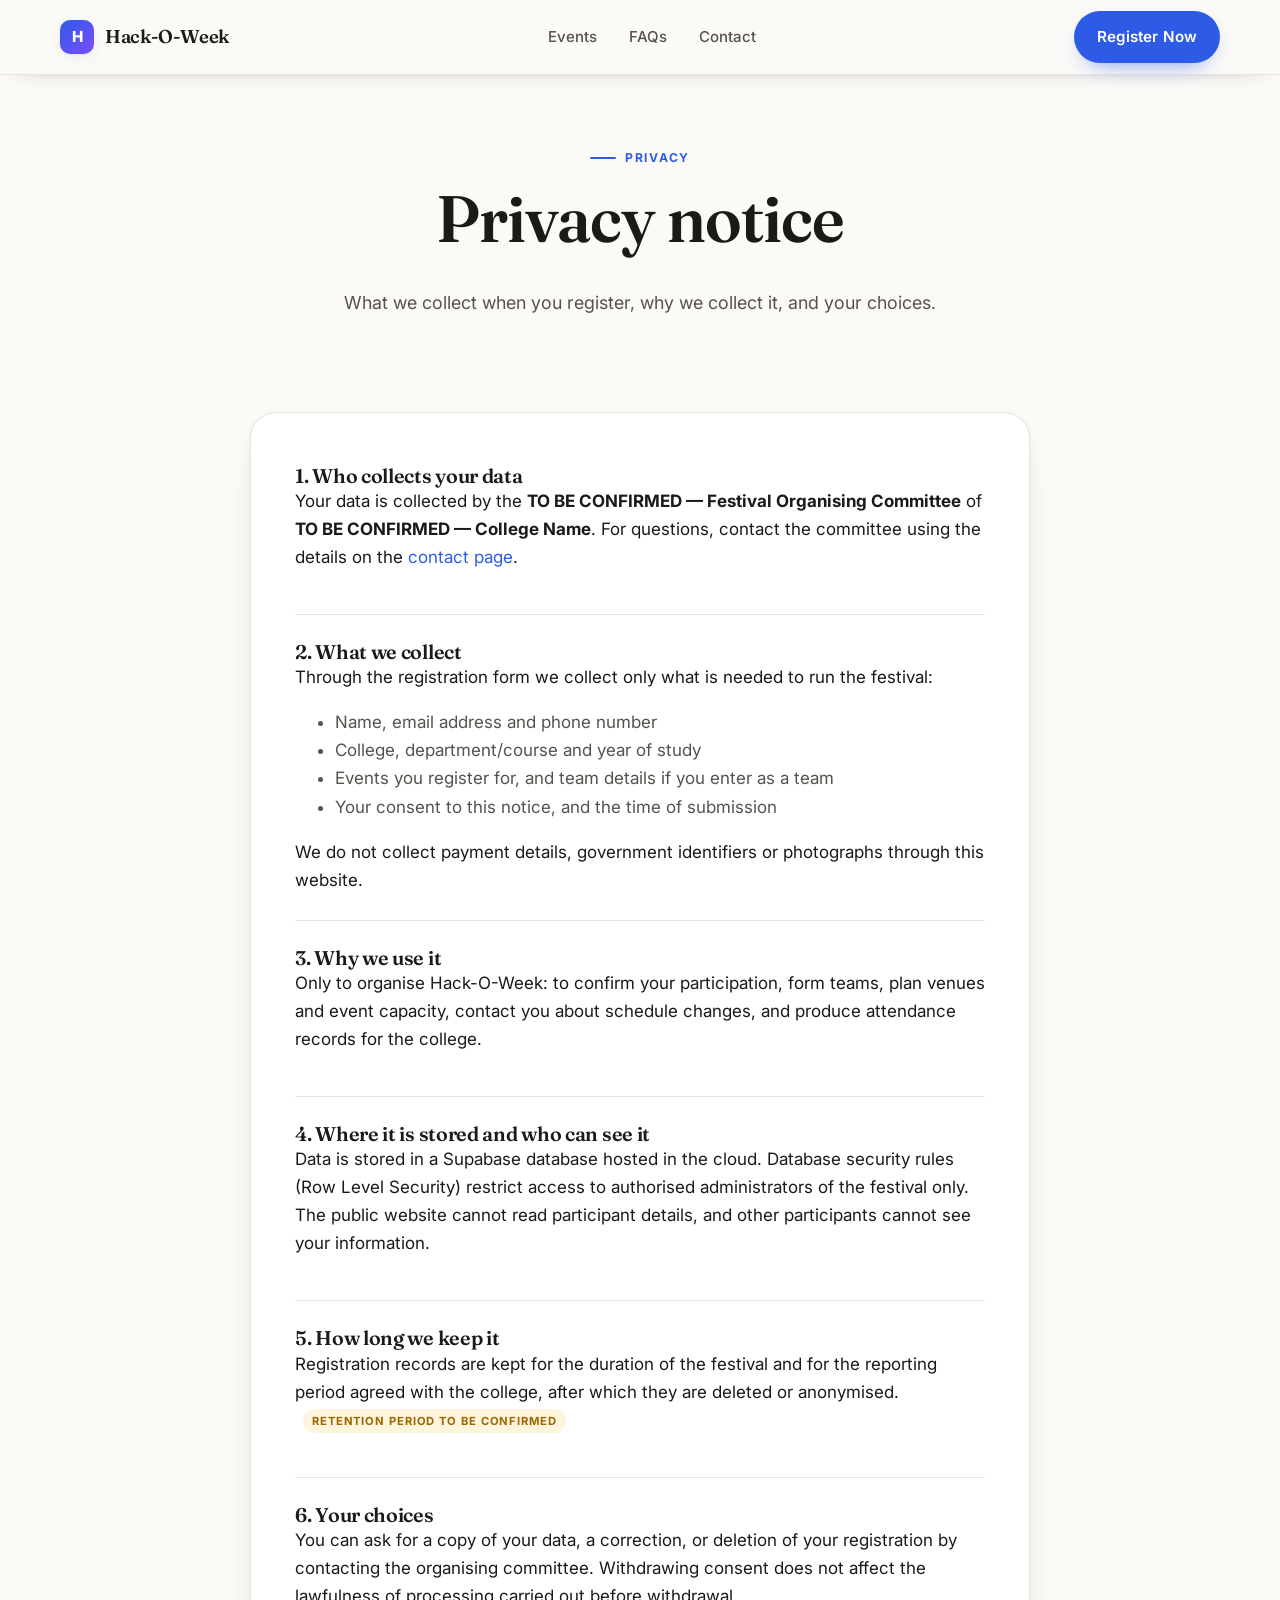
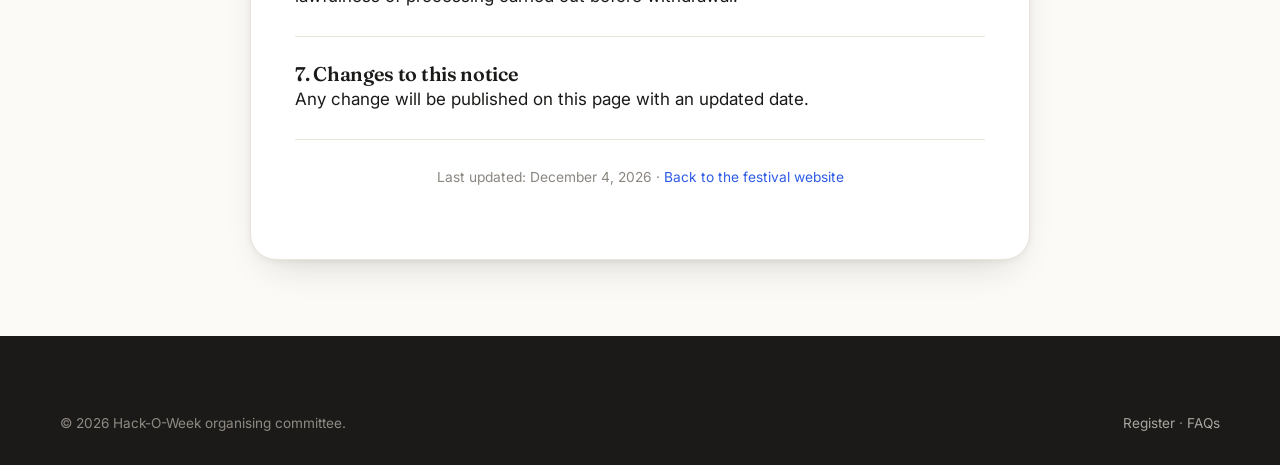
<file: Hack26/privacy.html>
<!DOCTYPE html>
<html lang="en">
<head>
  <meta charset="UTF-8" />
  <meta name="viewport" content="width=device-width, initial-scale=1.0" />
  <title>Privacy Notice — Hack-O-Week</title>
  <meta name="description" content="How Hack-O-Week collects, uses and protects participant registration data." />
  <link rel="preconnect" href="https://fonts.googleapis.com" />
  <link rel="preconnect" href="https://fonts.gstatic.com" crossorigin />
  <link href="https://fonts.googleapis.com/css2?family=Fraunces:opsz,wght@9..144,500;9..144,600&family=Inter:wght@400;500;600;700&display=swap" rel="stylesheet" />
  <link rel="stylesheet" href="css/styles.css" />
  <link rel="icon" href="data:image/svg+xml,<svg xmlns='http://www.w3.org/2000/svg' viewBox='0 0 100 100'><rect width='100' height='100' rx='24' fill='%232e5be6'/><text x='50' y='68' font-size='52' font-family='Arial' font-weight='bold' fill='white' text-anchor='middle'>H</text></svg>" />
</head>
<body>
  <a class="skip-link" href="#main">Skip to main content</a>

  <header class="site-header is-stuck">
    <div class="container">
      <nav class="nav" aria-label="Main navigation">
        <a class="wordmark" href="index.html"><span class="mark" aria-hidden="true">H</span> Hack-O-Week</a>
        <ul class="nav-links">
          <li><a href="index.html#events">Events</a></li>
          <li><a href="index.html#faqs">FAQs</a></li>
          <li><a href="index.html#contact">Contact</a></li>
        </ul>
        <div class="nav-actions">
          <a class="btn btn--primary btn--nav" href="register.html">Register Now</a>
          <button class="nav-toggle" id="navToggle" type="button" aria-expanded="false" aria-controls="navLinks" aria-label="Toggle navigation menu"><span aria-hidden="true"></span></button>
        </div>
      </nav>
    </div>
  </header>

  <main id="main">
    <div class="page-head container">
      <span class="eyebrow">Privacy</span>
      <h1>Privacy notice</h1>
      <p class="lead">What we collect when you register, why we collect it, and your choices.</p>
    </div>

    <section class="section section--tight">
      <div class="container" style="max-width:780px">
        <div class="form-shell">
          <div class="form-section">
            <h2>1. Who collects your data</h2>
            <p>Your data is collected by the <strong id="organiser">Hack-O-Week organising committee</strong> of <strong id="college">your college</strong>. For questions, contact the committee using the details on the <a href="index.html#contact">contact page</a>.</p>
          </div>

          <div class="form-section">
            <h2>2. What we collect</h2>
            <p>Through the registration form we collect only what is needed to run the festival:</p>
            <ul style="color:var(--ink-soft)">
              <li>Name, email address and phone number</li>
              <li>College, department/course and year of study</li>
              <li>Events you register for, and team details if you enter as a team</li>
              <li>Your consent to this notice, and the time of submission</li>
            </ul>
            <p class="mb-0">We do not collect payment details, government identifiers or photographs through this website.</p>
          </div>

          <div class="form-section">
            <h2>3. Why we use it</h2>
            <p>Only to organise Hack-O-Week: to confirm your participation, form teams, plan venues and event capacity, contact you about schedule changes, and produce attendance records for the college.</p>
          </div>

          <div class="form-section">
            <h2>4. Where it is stored and who can see it</h2>
            <p>Data is stored in a Supabase database hosted in the cloud. Database security rules (Row Level Security) restrict access to authorised administrators of the festival only. The public website cannot read participant details, and other participants cannot see your information.</p>
          </div>

          <div class="form-section">
            <h2>5. How long we keep it</h2>
            <p>Registration records are kept for the duration of the festival and for the reporting period agreed with the college, after which they are deleted or anonymised. <span class="pending-tag">Retention period to be confirmed</span></p>
          </div>

          <div class="form-section">
            <h2>6. Your choices</h2>
            <p class="mb-0">You can ask for a copy of your data, a correction, or deletion of your registration by contacting the organising committee. Withdrawing consent does not affect the lawfulness of processing carried out before withdrawal.</p>
          </div>

          <div class="form-section">
            <h2>7. Changes to this notice</h2>
            <p class="mb-0">Any change will be published on this page with an updated date.</p>
          </div>

          <div class="form-section text-center">
            <p class="small muted mb-0">Last updated: <span id="updated">—</span> · <a href="index.html">Back to the festival website</a></p>
          </div>
        </div>
      </div>
    </section>
  </main>

  <footer class="site-footer">
    <div class="container">
      <div class="footer-bottom" style="border:0;padding-top:0">
        <span>&copy; <span id="footYear">2026</span> Hack-O-Week organising committee.</span>
        <span><a href="register.html">Register</a> · <a href="index.html#faqs">FAQs</a></span>
      </div>
    </div>
  </footer>

  <script src="js/config.js"></script>
  <script>
    (function () {
      var cfg = (window.HACK_CONFIG || {});
      var org = cfg.CONTACT && cfg.CONTACT.organiserName;
      var col = cfg.COLLEGE && cfg.COLLEGE.name;
      if (org) document.getElementById("organiser").textContent = org;
      if (col) document.getElementById("college").textContent = col;
      document.getElementById("footYear").textContent = String(new Date().getFullYear());
      document.getElementById("updated").textContent = new Date().toLocaleDateString(undefined, { dateStyle: "long" });

      var nav = document.querySelector(".nav");
      var toggle = document.getElementById("navToggle");
      if (nav && toggle) {
        toggle.addEventListener("click", function () {
          var open = nav.classList.toggle("is-open");
          toggle.setAttribute("aria-expanded", String(open));
        });
      }
    })();
  </script>
</body>
</html>
</file>
<file: Hack26/css/styles.css>
/* ==========================================================================
   Hack-O-Week — Design System
   Public website, registration and admin login share these styles.
   1. Tokens          2. Base          3. Layout       4. Header/Nav
   5. Hero            6. Sections      7. Cards        8. Forms
   9. FAQ/Footer      10. Admin auth   11. Utilities   12. Responsive
   ========================================================================== */

/* 1. Design tokens -------------------------------------------------------- */
:root {
  /* Surfaces */
  --bg: #fbfaf7;
  --bg-warm: #f6f2ec;
  --surface: #ffffff;
  --ink: #1b1a19;
  --ink-soft: #56524d;
  --ink-faint: #8b8680;
  --line: #e8e3db;
  --line-strong: #d8d2c8;

  /* Accents */
  --blue: #2e5be6;
  --blue-dark: #1f42b8;
  --blue-soft: #eaf0ff;
  --coral: #f4643c;
  --coral-soft: #ffece5;
  --violet: #7c4dff;
  --violet-soft: #f1ecff;
  --green: #14866d;
  --green-soft: #e6f5f0;
  --amber: #9a6700;
  --amber-soft: #fff4dc;
  --red: #c2352b;
  --red-soft: #fdeceb;

  /* Shape & motion */
  --radius-sm: 10px;
  --radius: 16px;
  --radius-lg: 26px;
  --shadow-sm: 0 1px 2px rgba(27, 26, 25, 0.05), 0 4px 14px rgba(27, 26, 25, 0.05);
  --shadow: 0 2px 6px rgba(27, 26, 25, 0.05), 0 18px 40px -20px rgba(27, 26, 25, 0.22);
  --shadow-lg: 0 30px 60px -30px rgba(27, 26, 25, 0.35);
  --speed: 180ms;
  --ease: cubic-bezier(0.22, 1, 0.36, 1);

  /* Type */
  --font-body: "Inter", -apple-system, BlinkMacSystemFont, "Segoe UI", Roboto, Helvetica, Arial, sans-serif;
  --font-display: "Fraunces", "Iowan Old Style", Georgia, serif;
}

/* 2. Base ----------------------------------------------------------------- */
*,
*::before,
*::after { box-sizing: border-box; }

html { scroll-behavior: smooth; -webkit-text-size-adjust: 100%; }

body {
  margin: 0;
  background: var(--bg);
  color: var(--ink);
  font-family: var(--font-body);
  font-size: 17px;
  line-height: 1.65;
  -webkit-font-smoothing: antialiased;
  text-rendering: optimizeLegibility;
}

h1, h2, h3, h4 {
  font-family: var(--font-display);
  font-weight: 600;
  line-height: 1.12;
  letter-spacing: -0.015em;
  margin: 0 0 0.5em;
  font-variation-settings: "SOFT" 0, "WONK" 0;
}

h1 { font-size: clamp(2.5rem, 5.4vw, 4.1rem); }
h2 { font-size: clamp(1.9rem, 3.4vw, 2.75rem); }
h3 { font-size: clamp(1.2rem, 1.8vw, 1.45rem); }
p { margin: 0 0 1em; }

a { color: var(--blue); text-decoration: none; }
a:hover { text-decoration: underline; }

img, svg { max-width: 100%; display: block; }

button { font: inherit; cursor: pointer; }

:focus-visible {
  outline: 3px solid var(--blue);
  outline-offset: 2px;
  border-radius: 4px;
}

::selection { background: var(--blue); color: #fff; }

.skip-link {
  position: absolute;
  left: -9999px;
  top: 0;
  background: var(--ink);
  color: #fff;
  padding: 10px 16px;
  z-index: 200;
  border-radius: 0 0 8px 0;
}
.skip-link:focus { left: 0; }

.container {
  width: min(1160px, 100% - 2.5rem);
  margin-inline: auto;
}

/* 3. Layout ---------------------------------------------------------------- */
.section { padding: clamp(64px, 9vw, 116px) 0; }
.section--warm { background: var(--bg-warm); }
.section--tight { padding: clamp(48px, 6vw, 76px) 0; }

.section-head { max-width: 720px; margin-bottom: clamp(32px, 5vw, 56px); }
.section-head--center { margin-inline: auto; text-align: center; }

.eyebrow {
  display: inline-flex;
  align-items: center;
  gap: 9px;
  font-size: 0.76rem;
  font-weight: 700;
  letter-spacing: 0.14em;
  text-transform: uppercase;
  color: var(--blue);
  margin-bottom: 14px;
}
.eyebrow::before {
  content: "";
  width: 26px;
  height: 2px;
  background: currentColor;
  border-radius: 2px;
}
.section-head--center .eyebrow::before { display: none; }

.lead {
  font-size: clamp(1.02rem, 1.4vw, 1.16rem);
  color: var(--ink-soft);
  max-width: 62ch;
}

.grid { display: grid; gap: 22px; }
.grid-2 { grid-template-columns: repeat(2, 1fr); }
.grid-3 { grid-template-columns: repeat(3, 1fr); }
.grid-4 { grid-template-columns: repeat(4, 1fr); }

/* 4. Header / navigation ---------------------------------------------------- */
.site-header {
  position: sticky;
  top: 0;
  z-index: 100;
  background: rgba(251, 250, 247, 0.88);
  backdrop-filter: saturate(1.4) blur(10px);
  border-bottom: 1px solid transparent;
  transition: border-color var(--speed) var(--ease), box-shadow var(--speed) var(--ease);
}
.site-header.is-stuck {
  border-bottom-color: var(--line);
  box-shadow: 0 6px 24px -18px rgba(27, 26, 25, 0.5);
}

.nav {
  display: flex;
  align-items: center;
  justify-content: space-between;
  gap: 24px;
  height: 74px;
}

.wordmark {
  display: inline-flex;
  align-items: center;
  gap: 11px;
  color: var(--ink);
  font-family: var(--font-display);
  font-weight: 600;
  font-size: 1.16rem;
  letter-spacing: -0.02em;
}
.wordmark:hover { text-decoration: none; }
.wordmark .mark {
  width: 34px;
  height: 34px;
  border-radius: 10px;
  background: linear-gradient(135deg, var(--blue), var(--violet));
  color: #fff;
  display: grid;
  place-items: center;
  font-family: var(--font-body);
  font-size: 0.95rem;
  font-weight: 800;
  letter-spacing: 0;
  box-shadow: var(--shadow-sm);
}

.nav-links {
  display: flex;
  align-items: center;
  gap: 4px;
  list-style: none;
  margin: 0;
  padding: 0;
}
.nav-links a {
  display: block;
  padding: 9px 14px;
  border-radius: 999px;
  color: var(--ink-soft);
  font-size: 0.94rem;
  font-weight: 500;
  transition: background var(--speed) var(--ease), color var(--speed) var(--ease);
}
.nav-links a:hover { background: var(--surface); color: var(--ink); text-decoration: none; }
.nav-links a.is-active { color: var(--ink); background: var(--surface); box-shadow: var(--shadow-sm); }

.nav-actions { display: flex; align-items: center; gap: 10px; }

.nav-toggle {
  display: none;
  width: 44px;
  height: 44px;
  border: 1px solid var(--line-strong);
  background: var(--surface);
  border-radius: 12px;
  padding: 0;
  place-items: center;
}
.nav-toggle span,
.nav-toggle span::before,
.nav-toggle span::after {
  content: "";
  display: block;
  width: 18px;
  height: 2px;
  background: var(--ink);
  border-radius: 2px;
  transition: transform var(--speed) var(--ease), opacity var(--speed) var(--ease);
}
.nav-toggle span::before { transform: translateY(-6px); }
.nav-toggle span::after { transform: translateY(4px); }
.nav-toggle[aria-expanded="true"] span { background: transparent; }
.nav-toggle[aria-expanded="true"] span::before { transform: rotate(45deg); }
.nav-toggle[aria-expanded="true"] span::after { transform: translateY(-2px) rotate(-45deg); }

/* Buttons ------------------------------------------------------------------ */
.btn {
  display: inline-flex;
  align-items: center;
  justify-content: center;
  gap: 9px;
  padding: 12px 22px;
  border-radius: 999px;
  border: 1px solid transparent;
  font-size: 0.95rem;
  font-weight: 600;
  letter-spacing: 0.01em;
  transition: transform var(--speed) var(--ease), background var(--speed) var(--ease),
    box-shadow var(--speed) var(--ease), border-color var(--speed) var(--ease), color var(--speed) var(--ease);
}
.btn:hover { text-decoration: none; transform: translateY(-1px); }
.btn:active { transform: translateY(0); }
.btn:disabled { opacity: 0.6; cursor: not-allowed; transform: none; }

.btn--primary {
  background: var(--blue);
  color: #fff;
  box-shadow: 0 10px 24px -14px rgba(46, 91, 230, 0.9);
}
.btn--primary:hover { background: var(--blue-dark); color: #fff; }

.btn--dark { background: var(--ink); color: #fff; }
.btn--dark:hover { background: #000; color: #fff; }

.btn--ghost {
  background: transparent;
  color: var(--ink);
  border-color: var(--line-strong);
}
.btn--ghost:hover { background: var(--surface); border-color: var(--ink-faint); }

.btn--soft { background: var(--surface); color: var(--ink); border-color: var(--line); box-shadow: var(--shadow-sm); }
.btn--soft:hover { border-color: var(--line-strong); }

.btn--danger { background: var(--red-soft); color: var(--red); }
.btn--danger:hover { background: var(--red); color: #fff; }

.btn--sm { padding: 8px 15px; font-size: 0.86rem; }
.btn--block { width: 100%; }

/* 5. Hero -------------------------------------------------------------------- */
.hero {
  position: relative;
  overflow: hidden;
  padding: clamp(48px, 7vw, 92px) 0 clamp(56px, 8vw, 104px);
}
.hero::after {
  content: "";
  position: absolute;
  inset: auto -10% -55% 45%;
  height: 60%;
  background: radial-gradient(closest-side, rgba(124, 77, 255, 0.14), transparent);
  pointer-events: none;
}
.hero-grid {
  position: relative;
  z-index: 1;
  display: grid;
  grid-template-columns: 1.05fr 0.95fr;
  gap: clamp(32px, 5vw, 64px);
  align-items: center;
}

.hero-kicker {
  display: inline-flex;
  align-items: center;
  gap: 10px;
  padding: 7px 15px 7px 9px;
  background: var(--surface);
  border: 1px solid var(--line);
  border-radius: 999px;
  font-size: 0.82rem;
  font-weight: 600;
  color: var(--ink-soft);
  box-shadow: var(--shadow-sm);
  margin-bottom: 26px;
}
.hero-kicker .dot {
  width: 8px;
  height: 8px;
  border-radius: 50%;
  background: var(--coral);
}

.hero h1 { margin-bottom: 20px; }
.hero h1 .accent {
  background: linear-gradient(120deg, var(--blue), var(--violet) 60%, var(--coral));
  -webkit-background-clip: text;
  background-clip: text;
  color: transparent;
}
.hero-sub { font-size: clamp(1.03rem, 1.5vw, 1.19rem); color: var(--ink-soft); max-width: 54ch; }

.hero-actions { display: flex; flex-wrap: wrap; gap: 13px; margin-top: 32px; }

.hero-meta {
  display: flex;
  flex-wrap: wrap;
  gap: 26px;
  margin-top: 40px;
  padding-top: 28px;
  border-top: 1px dashed var(--line-strong);
}
.hero-meta div { min-width: 150px; }
.hero-meta dt {
  font-size: 0.72rem;
  font-weight: 700;
  letter-spacing: 0.12em;
  text-transform: uppercase;
  color: var(--ink-faint);
  margin-bottom: 4px;
}
.hero-meta dd { margin: 0; font-weight: 600; font-size: 0.99rem; }
.hero-meta .tba { color: var(--ink-faint); font-weight: 500; }

/* Hero artwork */
.hero-art {
  position: relative;
  aspect-ratio: 1 / 1;
  max-width: 520px;
  margin-inline: auto;
  width: 100%;
}
.hero-art .tile {
  position: absolute;
  border-radius: 22px;
  background: var(--surface);
  border: 1px solid var(--line);
  box-shadow: var(--shadow);
  padding: 18px;
  display: flex;
  flex-direction: column;
  justify-content: space-between;
}
.hero-art .tile .label {
  font-size: 0.7rem;
  font-weight: 700;
  letter-spacing: 0.1em;
  text-transform: uppercase;
  color: var(--ink-faint);
}
.hero-art .tile .value {
  font-family: var(--font-display);
  font-size: 1.02rem;
  line-height: 1.25;
}
.hero-art .tile--a { top: 4%; left: 2%; width: 56%; }
.hero-art .tile--b { top: 30%; right: 0; width: 54%; background: var(--ink); color: #fff; border-color: var(--ink); }
.hero-art .tile--b .label { color: rgba(255, 255, 255, 0.6); }
.hero-art .tile--c { bottom: 6%; left: 8%; width: 62%; }
.hero-art .shape {
  position: absolute;
  border-radius: 50%;
  mix-blend-mode: multiply;
}
.hero-art .shape--ring {
  width: 132px;
  height: 132px;
  border: 22px solid var(--coral);
  opacity: 0.85;
  top: 12%;
  right: 6%;
}
.hero-art .shape--blob {
  width: 168px;
  height: 168px;
  background: linear-gradient(140deg, var(--blue), var(--violet));
  opacity: 0.16;
  bottom: 16%;
  right: 12%;
}
.hero-art .shape--grid {
  width: 96px;
  height: 96px;
  border-radius: 14px;
  background-image: radial-gradient(var(--ink-faint) 1.4px, transparent 1.4px);
  background-size: 14px 14px;
  opacity: 0.5;
  top: 55%;
  left: 0;
}
.hero-art .icon-badge {
  position: absolute;
  width: 58px;
  height: 58px;
  border-radius: 16px;
  background: var(--surface);
  border: 1px solid var(--line);
  box-shadow: var(--shadow);
  display: grid;
  place-items: center;
  color: var(--blue);
}
.hero-art .icon-badge--1 { top: 22%; left: 46%; color: var(--violet); }
.hero-art .icon-badge--2 { bottom: 30%; right: 4%; color: var(--coral); }

/* Marquee / strip */
.strip {
  border-block: 1px solid var(--line);
  background: var(--surface);
  overflow: hidden;
}
.strip-inner {
  display: flex;
  gap: 44px;
  padding: 16px 0;
  justify-content: center;
  flex-wrap: wrap;
  font-size: 0.84rem;
  font-weight: 600;
  letter-spacing: 0.06em;
  text-transform: uppercase;
  color: var(--ink-faint);
}
.strip-inner span { display: inline-flex; align-items: center; gap: 10px; }
.strip-inner span::before {
  content: "";
  width: 6px;
  height: 6px;
  border-radius: 50%;
  background: var(--blue);
}
.strip-inner span:nth-child(2n)::before { background: var(--coral); }
.strip-inner span:nth-child(3n)::before { background: var(--violet); }

/* 6. Sections ----------------------------------------------------------------- */
.split {
  display: grid;
  grid-template-columns: 1fr 1fr;
  gap: clamp(30px, 5vw, 66px);
  align-items: center;
}

.feature {
  background: var(--surface);
  border: 1px solid var(--line);
  border-radius: var(--radius);
  padding: 26px;
  box-shadow: var(--shadow-sm);
  transition: transform var(--speed) var(--ease), box-shadow var(--speed) var(--ease), border-color var(--speed) var(--ease);
}
.feature:hover { transform: translateY(-4px); box-shadow: var(--shadow); border-color: var(--line-strong); }
.feature h3 { margin-bottom: 8px; font-size: 1.12rem; }
.feature p { color: var(--ink-soft); font-size: 0.95rem; margin: 0; }

.icon-tile {
  width: 46px;
  height: 46px;
  border-radius: 13px;
  display: grid;
  place-items: center;
  margin-bottom: 18px;
  background: var(--blue-soft);
  color: var(--blue);
}
.icon-tile--coral { background: var(--coral-soft); color: var(--coral); }
.icon-tile--violet { background: var(--violet-soft); color: var(--violet); }
.icon-tile--green { background: var(--green-soft); color: var(--green); }

.about-panel {
  background: var(--surface);
  border: 1px solid var(--line);
  border-radius: var(--radius-lg);
  padding: clamp(24px, 3vw, 36px);
  box-shadow: var(--shadow);
}
.about-panel .quote {
  font-family: var(--font-display);
  font-size: clamp(1.25rem, 2vw, 1.6rem);
  line-height: 1.4;
  margin: 0 0 20px;
}
.about-list { list-style: none; margin: 0; padding: 0; display: grid; gap: 14px; }
.about-list li { display: flex; gap: 12px; align-items: flex-start; font-size: 0.96rem; color: var(--ink-soft); }
.about-list li svg { flex: none; margin-top: 3px; color: var(--green); }

/* 7. Event cards --------------------------------------------------------------- */
.filters { display: flex; flex-wrap: wrap; gap: 9px; margin-bottom: 30px; }
.filter-chip {
  padding: 8px 17px;
  border-radius: 999px;
  border: 1px solid var(--line-strong);
  background: var(--surface);
  color: var(--ink-soft);
  font-size: 0.88rem;
  font-weight: 600;
  transition: all var(--speed) var(--ease);
}
.filter-chip:hover { border-color: var(--ink-faint); color: var(--ink); }
.filter-chip.is-active { background: var(--ink); border-color: var(--ink); color: #fff; }

.event-card {
  display: flex;
  flex-direction: column;
  background: var(--surface);
  border: 1px solid var(--line);
  border-radius: var(--radius);
  padding: 24px;
  box-shadow: var(--shadow-sm);
  transition: transform var(--speed) var(--ease), box-shadow var(--speed) var(--ease), border-color var(--speed) var(--ease);
}
.event-card:hover { transform: translateY(-5px); box-shadow: var(--shadow); border-color: var(--line-strong); }
.event-card__top { display: flex; align-items: center; justify-content: space-between; gap: 12px; margin-bottom: 16px; }
.event-card h3 { font-size: 1.2rem; margin-bottom: 9px; }
.event-card__desc { color: var(--ink-soft); font-size: 0.94rem; margin-bottom: 18px; flex: 1; }
.event-card__meta {
  display: flex;
  flex-wrap: wrap;
  gap: 8px 16px;
  font-size: 0.82rem;
  color: var(--ink-faint);
  padding-top: 16px;
  border-top: 1px solid var(--line);
}
.event-card__meta span { display: inline-flex; align-items: center; gap: 6px; }

.badge {
  display: inline-flex;
  align-items: center;
  gap: 6px;
  padding: 5px 11px;
  border-radius: 999px;
  font-size: 0.72rem;
  font-weight: 700;
  letter-spacing: 0.06em;
  text-transform: uppercase;
}
.badge--blue { background: var(--blue-soft); color: var(--blue-dark); }
.badge--coral { background: var(--coral-soft); color: #c8431f; }
.badge--violet { background: var(--violet-soft); color: #5b32d6; }
.badge--green { background: var(--green-soft); color: var(--green); }
.badge--amber { background: var(--amber-soft); color: var(--amber); }
.badge--neutral { background: #f1efeb; color: var(--ink-soft); }
.badge--red { background: var(--red-soft); color: var(--red); }

.state-note {
  display: flex;
  gap: 14px;
  align-items: flex-start;
  background: var(--amber-soft);
  border: 1px solid #f3e2b8;
  color: #6b4a00;
  border-radius: var(--radius);
  padding: 16px 18px;
  font-size: 0.92rem;
  margin-bottom: 28px;
}
.state-note--info { background: var(--blue-soft); border-color: #cdd9ff; color: #1f3f9e; }
.state-note svg { flex: none; margin-top: 2px; }

/* Schedule timeline ----------------------------------------------------------- */
.timeline { position: relative; display: grid; gap: 22px; }
.timeline::before {
  content: "";
  position: absolute;
  left: 15px;
  top: 8px;
  bottom: 8px;
  width: 2px;
  background: linear-gradient(var(--blue), var(--violet), var(--coral));
  opacity: 0.35;
}
.timeline-item {
  position: relative;
  padding-left: 52px;
  background: var(--surface);
  border: 1px solid var(--line);
  border-radius: var(--radius);
  padding-block: 20px;
  padding-right: 22px;
  box-shadow: var(--shadow-sm);
}
.timeline-item::before {
  content: "";
  position: absolute;
  left: 8px;
  top: 26px;
  width: 16px;
  height: 16px;
  border-radius: 50%;
  background: var(--surface);
  border: 4px solid var(--blue);
  box-shadow: 0 0 0 4px rgba(46, 91, 230, 0.14);
}
.timeline-item:nth-child(2n)::before { border-color: var(--violet); box-shadow: 0 0 0 4px rgba(124, 77, 255, 0.14); }
.timeline-item:nth-child(3n)::before { border-color: var(--coral); box-shadow: 0 0 0 4px rgba(244, 100, 60, 0.16); }
.timeline-item h3 { font-size: 1.1rem; margin-bottom: 4px; }
.timeline-item .when { font-size: 0.84rem; font-weight: 700; color: var(--blue); letter-spacing: 0.03em; }
.timeline-item p { font-size: 0.92rem; color: var(--ink-soft); margin: 8px 0 0; }

/* FAQ ------------------------------------------------------------------------- */
.faq-list { display: grid; gap: 14px; max-width: 820px; margin-inline: auto; }
.faq-item {
  background: var(--surface);
  border: 1px solid var(--line);
  border-radius: var(--radius);
  box-shadow: var(--shadow-sm);
  overflow: hidden;
  transition: border-color var(--speed) var(--ease);
}
.faq-item[open] { border-color: var(--line-strong); }
.faq-item summary {
  list-style: none;
  cursor: pointer;
  padding: 20px 56px 20px 24px;
  font-weight: 600;
  font-size: 1.01rem;
  position: relative;
  color: var(--ink);
}
.faq-item summary::-webkit-details-marker { display: none; }
.faq-item summary::after {
  content: "";
  position: absolute;
  right: 24px;
  top: 50%;
  width: 11px;
  height: 11px;
  border-right: 2px solid var(--ink-faint);
  border-bottom: 2px solid var(--ink-faint);
  transform: translateY(-70%) rotate(45deg);
  transition: transform var(--speed) var(--ease);
}
.faq-item[open] summary::after { transform: translateY(-30%) rotate(-135deg); }
.faq-item .faq-body { padding: 0 24px 22px; color: var(--ink-soft); font-size: 0.96rem; }
.faq-item .faq-body p:last-child { margin-bottom: 0; }
.pending-tag {
  display: inline-block;
  font-size: 0.7rem;
  font-weight: 700;
  letter-spacing: 0.08em;
  text-transform: uppercase;
  color: var(--amber);
  background: var(--amber-soft);
  padding: 3px 9px;
  border-radius: 999px;
  margin-left: 8px;
  vertical-align: middle;
}

/* Contact ---------------------------------------------------------------------- */
.contact-card {
  background: var(--surface);
  border: 1px solid var(--line);
  border-radius: var(--radius);
  padding: 26px;
  box-shadow: var(--shadow-sm);
}
.contact-card h3 { font-size: 1.05rem; margin-bottom: 6px; }
.contact-card p { font-size: 0.94rem; color: var(--ink-soft); margin: 0; }
.contact-card .value { font-weight: 600; color: var(--ink); }

.social-row { display: flex; gap: 10px; flex-wrap: wrap; }
.social-link {
  display: inline-flex;
  align-items: center;
  gap: 8px;
  padding: 9px 16px;
  border: 1px solid var(--line-strong);
  border-radius: 999px;
  background: var(--surface);
  color: var(--ink-soft);
  font-size: 0.88rem;
  font-weight: 600;
  transition: all var(--speed) var(--ease);
}
.social-link:hover { color: var(--ink); border-color: var(--ink-faint); text-decoration: none; transform: translateY(-2px); }

/* Footer ------------------------------------------------------------------------ */
.site-footer { background: var(--ink); color: #cfcac3; padding: clamp(48px, 6vw, 76px) 0 30px; }
.site-footer h4 {
  color: #fff;
  font-family: var(--font-body);
  font-size: 0.78rem;
  letter-spacing: 0.14em;
  text-transform: uppercase;
  margin-bottom: 16px;
  font-weight: 700;
}
.footer-grid {
  display: grid;
  grid-template-columns: 1.4fr 1fr 1fr 1.2fr;
  gap: clamp(26px, 4vw, 48px);
  padding-bottom: 40px;
  border-bottom: 1px solid rgba(255, 255, 255, 0.12);
}
.footer-grid p { font-size: 0.92rem; color: #a9a49d; }
.footer-grid ul { list-style: none; margin: 0; padding: 0; display: grid; gap: 10px; }
.footer-grid a { color: #cfcac3; font-size: 0.93rem; }
.footer-grid a:hover { color: #fff; }
.footer-grid .wordmark { color: #fff; margin-bottom: 14px; }
.footer-bottom {
  display: flex;
  flex-wrap: wrap;
  gap: 12px;
  justify-content: space-between;
  align-items: center;
  padding-top: 24px;
  font-size: 0.85rem;
  color: #8f8a83;
}
.footer-bottom a { color: #a9a49d; }

/* 8. Forms ---------------------------------------------------------------------- */
.form-shell {
  max-width: 780px;
  margin-inline: auto;
  background: var(--surface);
  border: 1px solid var(--line);
  border-radius: var(--radius-lg);
  box-shadow: var(--shadow);
  padding: clamp(26px, 4vw, 44px);
}
.form-shell--narrow { max-width: 460px; }

.form-section { padding-block: 26px; border-top: 1px solid var(--line); }
.form-section:first-of-type { border-top: 0; padding-top: 8px; }
.form-section__head { display: flex; gap: 14px; align-items: baseline; margin-bottom: 18px; }
.form-section__num {
  font-family: var(--font-display);
  font-size: 0.86rem;
  color: var(--blue);
  background: var(--blue-soft);
  width: 30px;
  height: 30px;
  border-radius: 50%;
  display: grid;
  place-items: center;
  font-weight: 700;
  flex: none;
  transform: translateY(3px);
}
.form-section h2 { font-size: 1.24rem; margin: 0; }
.form-section__head p { margin: 3px 0 0; font-size: 0.89rem; color: var(--ink-faint); }

.field { margin-bottom: 18px; }
.field label {
  display: block;
  font-size: 0.86rem;
  font-weight: 600;
  margin-bottom: 7px;
  color: var(--ink);
}
.field .req { color: var(--coral); margin-left: 3px; }
.field .hint { font-size: 0.8rem; color: var(--ink-faint); margin-top: 6px; }

.input,
.select,
.textarea {
  width: 100%;
  padding: 12px 14px;
  border: 1px solid var(--line-strong);
  border-radius: var(--radius-sm);
  background: var(--surface);
  color: var(--ink);
  font: inherit;
  font-size: 0.96rem;
  transition: border-color var(--speed) var(--ease), box-shadow var(--speed) var(--ease);
}
.input:hover, .select:hover, .textarea:hover { border-color: var(--ink-faint); }
.input:focus, .select:focus, .textarea:focus {
  outline: none;
  border-color: var(--blue);
  box-shadow: 0 0 0 4px rgba(46, 91, 230, 0.14);
}
.input::placeholder, .textarea::placeholder { color: #a8a49e; }
.textarea { min-height: 96px; resize: vertical; }
.select {
  appearance: none;
  background-image: url("data:image/svg+xml;charset=utf-8,%3Csvg xmlns='http://www.w3.org/2000/svg' width='14' height='14' viewBox='0 0 24 24' fill='none' stroke='%2356524d' stroke-width='2.4' stroke-linecap='round'%3E%3Cpath d='m6 9 6 6 6-6'/%3E%3C/svg%3E");
  background-repeat: no-repeat;
  background-position: right 14px center;
  padding-right: 40px;
}
.input[aria-invalid="true"], .select[aria-invalid="true"], .textarea[aria-invalid="true"] {
  border-color: var(--red);
  box-shadow: 0 0 0 4px rgba(194, 53, 43, 0.12);
}

.field-error {
  display: none;
  color: var(--red);
  font-size: 0.82rem;
  font-weight: 500;
  margin-top: 6px;
}
.field-error.is-visible { display: flex; gap: 6px; align-items: center; }

.form-row { display: grid; grid-template-columns: 1fr 1fr; gap: 18px; }

.choice-grid { display: grid; grid-template-columns: repeat(auto-fill, minmax(230px, 1fr)); gap: 12px; }
.choice {
  position: relative;
  display: flex;
  gap: 12px;
  align-items: flex-start;
  padding: 15px 16px;
  border: 1px solid var(--line-strong);
  border-radius: var(--radius-sm);
  background: var(--surface);
  cursor: pointer;
  transition: all var(--speed) var(--ease);
}
.choice:hover { border-color: var(--blue); background: #fcfdff; }
.choice input { margin: 3px 0 0; accent-color: var(--blue); width: 17px; height: 17px; flex: none; }
.choice strong { display: block; font-size: 0.93rem; font-weight: 600; }
.choice small { display: block; font-size: 0.79rem; color: var(--ink-faint); margin-top: 2px; }
.choice:has(input:checked) { border-color: var(--blue); background: var(--blue-soft); box-shadow: 0 0 0 3px rgba(46, 91, 230, 0.12); }
.choice.is-disabled { opacity: 0.55; cursor: not-allowed; }

.consent {
  display: flex;
  gap: 12px;
  align-items: flex-start;
  font-size: 0.9rem;
  color: var(--ink-soft);
  background: var(--bg-warm);
  border: 1px solid var(--line);
  border-radius: var(--radius-sm);
  padding: 16px;
}
.consent input { margin-top: 3px; width: 17px; height: 17px; accent-color: var(--blue); flex: none; }

.alert {
  display: flex;
  gap: 11px;
  align-items: flex-start;
  padding: 14px 16px;
  border-radius: var(--radius-sm);
  font-size: 0.92rem;
  margin-bottom: 18px;
  border: 1px solid transparent;
}
.alert svg { flex: none; margin-top: 3px; }
.alert--error { background: var(--red-soft); border-color: #f5c9c5; color: #8e241c; }
.alert--success { background: var(--green-soft); border-color: #bfe6da; color: #0d6b56; }
.alert--info { background: var(--blue-soft); border-color: #cdd9ff; color: #1f3f9e; }
.alert--warning { background: var(--amber-soft); border-color: #f3e2b8; color: #6b4a00; }
.alert:empty { display: none; }

.spinner {
  width: 17px;
  height: 17px;
  border: 2px solid rgba(255, 255, 255, 0.4);
  border-top-color: #fff;
  border-radius: 50%;
  animation: spin 0.7s linear infinite;
  flex: none;
}
.spinner--dark { border-color: rgba(27, 26, 25, 0.2); border-top-color: var(--ink); }
@keyframes spin { to { transform: rotate(360deg); } }

.password-wrap { position: relative; }
.password-wrap .input { padding-right: 74px; }
.pw-toggle {
  position: absolute;
  right: 6px;
  top: 50%;
  transform: translateY(-50%);
  background: transparent;
  border: 0;
  color: var(--blue);
  font-size: 0.82rem;
  font-weight: 700;
  padding: 8px 10px;
  border-radius: 8px;
}
.pw-toggle:hover { background: var(--blue-soft); }

.success-panel { text-align: center; padding: 20px 0; }
.success-panel .check {
  width: 74px;
  height: 74px;
  margin: 0 auto 22px;
  border-radius: 50%;
  background: var(--green-soft);
  color: var(--green);
  display: grid;
  place-items: center;
}
.success-panel h2 { font-size: 1.7rem; }
.success-panel p { color: var(--ink-soft); }
.success-panel .ref {
  display: inline-block;
  font-family: ui-monospace, SFMono-Regular, Menlo, monospace;
  font-size: 0.85rem;
  background: var(--bg-warm);
  border: 1px dashed var(--line-strong);
  padding: 8px 14px;
  border-radius: var(--radius-sm);
  margin: 6px 0 22px;
}

/* Page header (register / auth pages) ------------------------------------------- */
.page-head { padding: clamp(38px, 5vw, 64px) 0 0; text-align: center; }
.page-head .lead { margin-inline: auto; }

/* 9. Auth page -------------------------------------------------------------------- */
.auth-body {
  min-height: 100vh;
  display: grid;
  grid-template-columns: 1.05fr 1fr;
}
.auth-aside {
  background: var(--ink);
  color: #d6d1ca;
  padding: clamp(36px, 5vw, 64px);
  display: flex;
  flex-direction: column;
  justify-content: space-between;
  position: relative;
  overflow: hidden;
}
.auth-aside::after {
  content: "";
  position: absolute;
  width: 420px;
  height: 420px;
  right: -140px;
  bottom: -160px;
  border-radius: 50%;
  background: linear-gradient(140deg, var(--blue), var(--violet));
  opacity: 0.3;
  filter: blur(6px);
}
.auth-aside .wordmark { color: #fff; position: relative; z-index: 1; }
.auth-aside h1 { font-size: clamp(1.9rem, 3vw, 2.6rem); color: #fff; position: relative; z-index: 1; }
.auth-aside p { color: #a9a49d; position: relative; z-index: 1; max-width: 46ch; }
.auth-aside ul { position: relative; z-index: 1; list-style: none; padding: 0; margin: 24px 0 0; display: grid; gap: 12px; }
.auth-aside li { display: flex; gap: 11px; align-items: flex-start; font-size: 0.93rem; color: #cfcac3; }
.auth-aside li svg { color: #7ea0ff; flex: none; margin-top: 3px; }

.auth-main { display: grid; place-items: center; padding: clamp(28px, 4vw, 56px); background: var(--bg); }
.auth-card { width: min(430px, 100%); }
.auth-card h2 { font-size: 1.7rem; }
.auth-card > p { color: var(--ink-soft); font-size: 0.95rem; }
.auth-card .card-box {
  background: var(--surface);
  border: 1px solid var(--line);
  border-radius: var(--radius-lg);
  box-shadow: var(--shadow);
  padding: clamp(24px, 3vw, 34px);
  margin-top: 22px;
}
.auth-meta { display: flex; justify-content: space-between; align-items: center; font-size: 0.86rem; margin-top: 6px; }

/* 10. Utilities -------------------------------------------------------------------- */
.text-center { text-align: center; }
.mt-0 { margin-top: 0; }
.mt-3 { margin-top: 18px; }
.mt-4 { margin-top: 26px; }
.mb-0 { margin-bottom: 0; }
.muted { color: var(--ink-faint); }
.small { font-size: 0.86rem; }
.hidden { display: none !important; }
.sr-only {
  position: absolute;
  width: 1px; height: 1px;
  padding: 0; margin: -1px;
  overflow: hidden;
  clip: rect(0 0 0 0);
  white-space: nowrap;
  border: 0;
}

.reveal { opacity: 0; transform: translateY(18px); transition: opacity 600ms var(--ease), transform 600ms var(--ease); }
.reveal.is-visible { opacity: 1; transform: none; }

/* 11. Responsive -------------------------------------------------------------------- */
@media (max-width: 1000px) {
  .grid-4 { grid-template-columns: repeat(2, 1fr); }
  .footer-grid { grid-template-columns: 1fr 1fr; }
  .auth-body { grid-template-columns: 1fr; }
  .auth-aside { display: none; }
}

@media (max-width: 900px) {
  .nav-links,
  .nav-actions .btn--nav { display: none; }
  .nav-toggle { display: grid; }

  .nav.is-open .nav-links {
    display: flex;
    position: absolute;
    top: 74px;
    left: 0;
    right: 0;
    flex-direction: column;
    align-items: stretch;
    gap: 2px;
    background: var(--bg);
    border-bottom: 1px solid var(--line);
    padding: 14px 20px 22px;
    box-shadow: var(--shadow);
  }
  .nav.is-open .nav-links a { padding: 13px 14px; font-size: 1rem; border-radius: 12px; }
  .nav.is-open .nav-links .btn { margin-top: 12px; }

  .hero-grid, .split { grid-template-columns: 1fr; }
  .hero-art { max-width: 430px; margin-top: 20px; }
  .grid-3, .grid-2 { grid-template-columns: 1fr 1fr; }
}

@media (max-width: 640px) {
  body { font-size: 16px; }
  .grid-2, .grid-3, .grid-4, .form-row { grid-template-columns: 1fr; }
  .footer-grid { grid-template-columns: 1fr; }
  .hero-meta { gap: 18px; }
  .hero-actions .btn { width: 100%; }
  .strip-inner { gap: 18px; font-size: 0.76rem; }
  .timeline::before { left: 9px; }
  .timeline-item { padding-left: 40px; }
  .timeline-item::before { left: 2px; }
  .form-shell { border-radius: var(--radius); }
}

@media (prefers-reduced-motion: reduce) {
  *, *::before, *::after {
    animation-duration: 0.001ms !important;
    transition-duration: 0.001ms !important;
    scroll-behavior: auto !important;
  }
  .reveal { opacity: 1; transform: none; }
}

@media print {
  .site-header, .site-footer, .hero-actions, .nav-toggle { display: none; }
}
</file>
